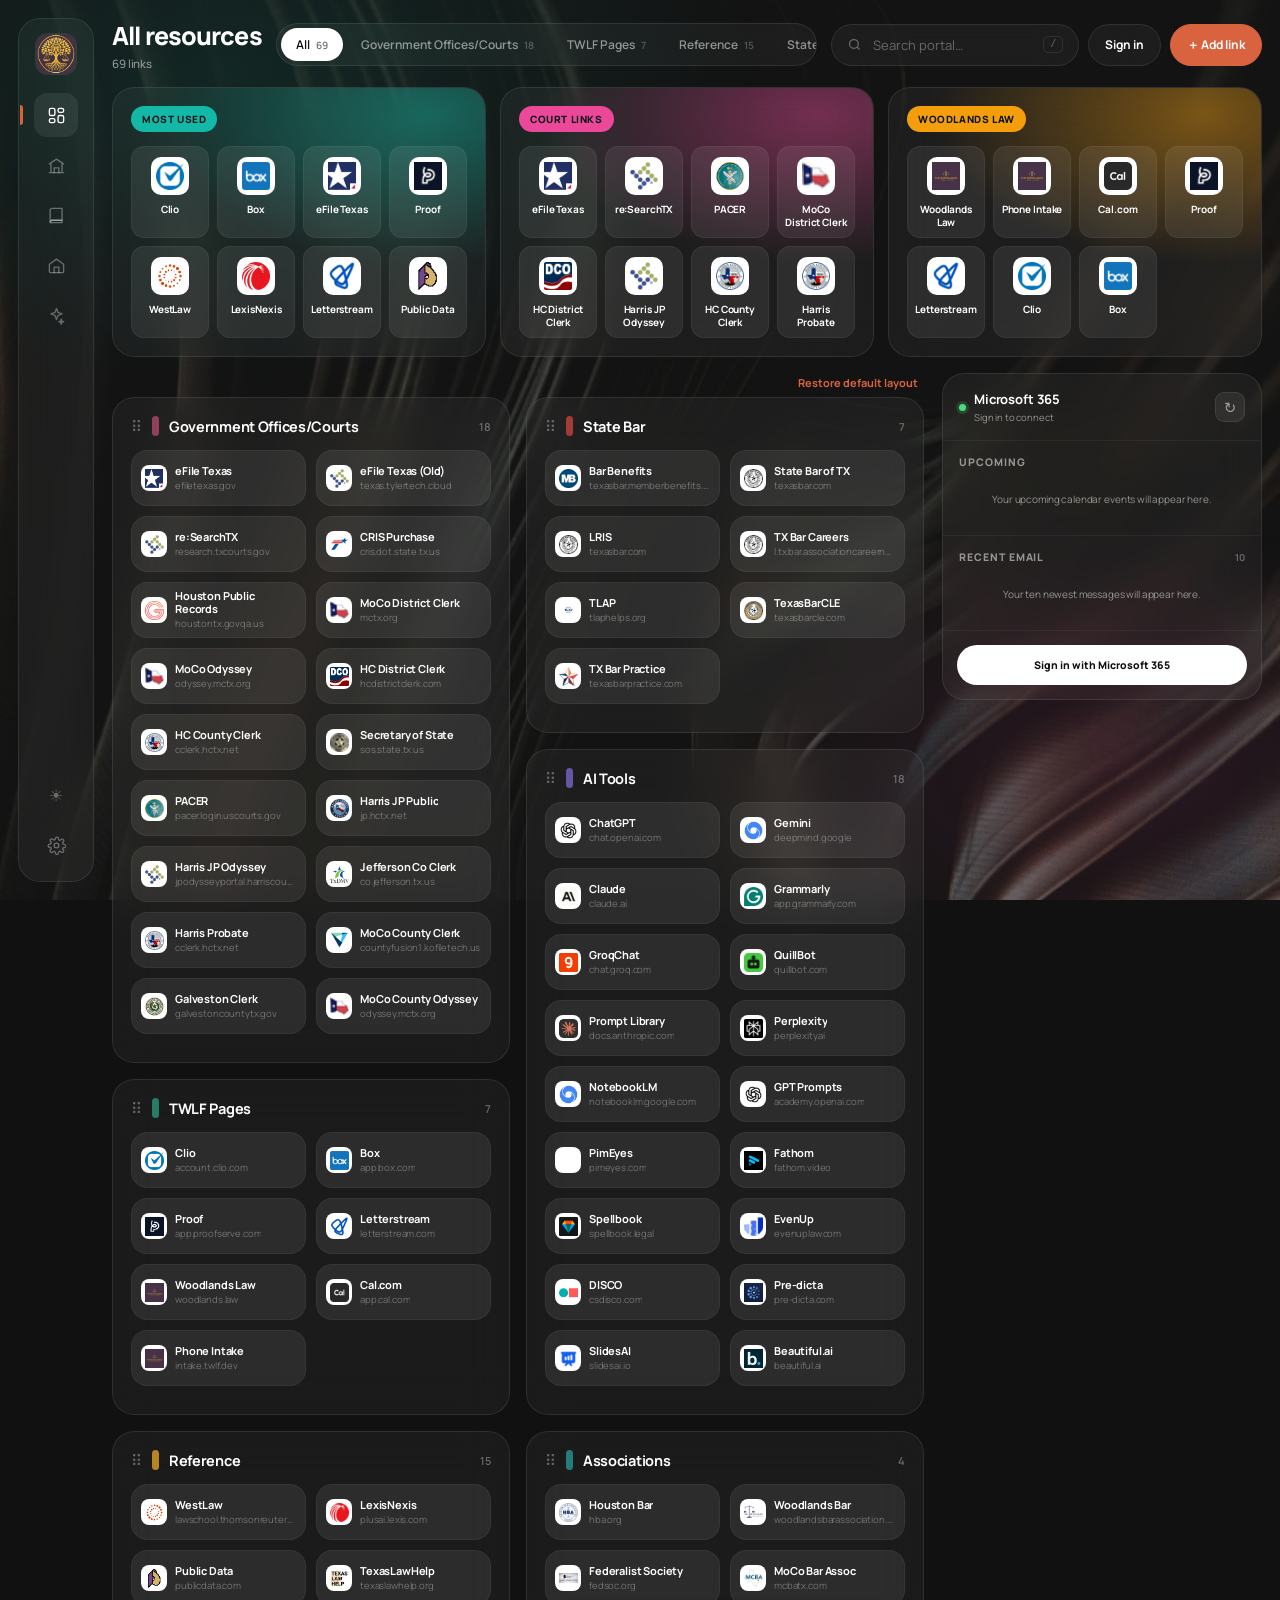
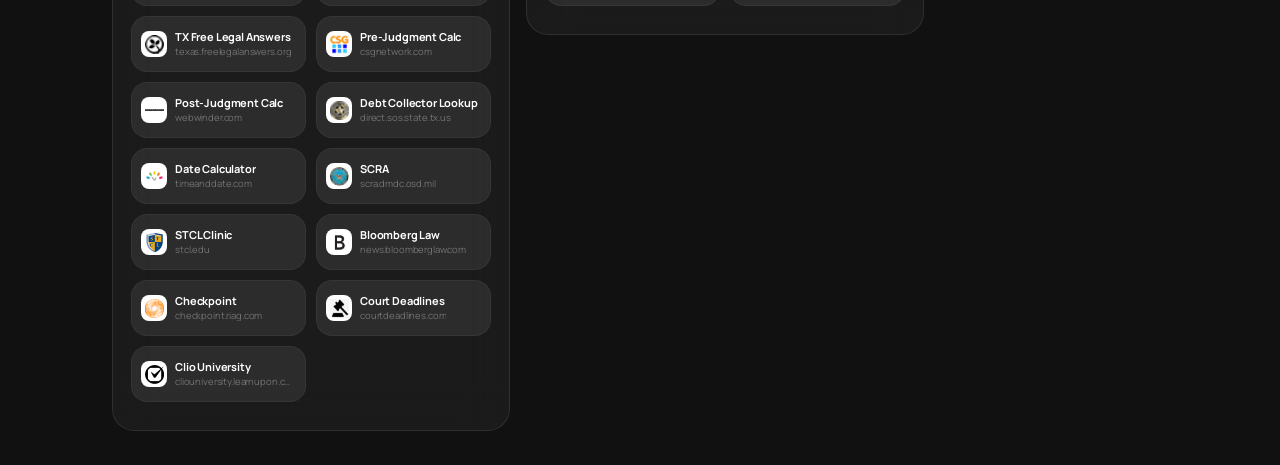
<file: index.html>
<!doctype html>
<html lang="en" data-theme="dark">
<head>
  <meta charset="utf-8">
  <meta name="viewport" content="width=device-width,initial-scale=1">
  <title>TWLF Work Portal</title>
  <meta name="description" content="The Woodlands Law Firm work portal">
  <link rel="icon" href="favicon.ico?v=20261112.2" sizes="16x16 32x32 48x48">
  <link rel="stylesheet" href="styles.css?v=20261112.2">
  <link rel="stylesheet" href="workspace.css?v=20261112.2">
</head>
<body>
  <div class="shell">
    <nav class="rail" aria-label="Portal sections">
      <a class="mark" href="#" title="TWLF Portal" aria-label="TWLF Portal"><img src="assets/mark.png" alt=""></a>
      <button class="rail-btn" data-category="all" aria-current="page" title="Dashboard">
        <svg viewBox="0 0 24 24"><rect x="3" y="3" width="7" height="9" rx="2"/><rect x="14" y="3" width="7" height="5" rx="2"/><rect x="14" y="12" width="7" height="9" rx="2"/><rect x="3" y="16" width="7" height="5" rx="2"/></svg></button>
      <button class="rail-btn" data-category="govt" title="Courts &amp; filing">
        <svg viewBox="0 0 24 24"><path d="M3 21h18M5 21V10m14 11V10M3 10l9-6 9 6"/><path d="M9 21v-6h6v6"/></svg></button>
      <button class="rail-btn" data-category="reference" title="Research">
        <svg viewBox="0 0 24 24"><path d="M4 5.5A2.5 2.5 0 0 1 6.5 3H19v15H6.5A2.5 2.5 0 0 0 4 20.5Z"/><path d="M4 20.5A2.5 2.5 0 0 1 6.5 18H19v3H6.5A2.5 2.5 0 0 1 4 20.5Z"/></svg></button>
      <button class="rail-btn" data-category="twlf" title="Firm sites">
        <svg viewBox="0 0 24 24"><path d="M3 10.5 12 4l9 6.5V20a1 1 0 0 1-1 1H4a1 1 0 0 1-1-1Z"/><path d="M9 21v-7h6v7"/></svg></button>
      <button class="rail-btn" data-category="ai" title="AI tools">
        <svg viewBox="0 0 24 24"><path d="m12 3 1.9 5.1L19 10l-5.1 1.9L12 17l-1.9-5.1L5 10l5.1-1.9Z"/><path d="M18 16.5 18.8 19 21 19.8 18.8 20.6 18 23l-.8-2.4L15 19.8l2.2-.8Z"/></svg></button>
      <div class="rail-gap"></div>
      <button class="rail-btn" id="theme" aria-label="Switch colour theme" title="Switch theme"><span id="themeIcon">☾</span></button>
      <button class="rail-btn" id="settings" aria-label="Open settings" title="Settings">
        <svg viewBox="0 0 24 24"><circle cx="12" cy="12" r="3"/><path d="M19.9 15.1a1.7 1.7 0 0 0 .3 1.9l.1.1a2 2 0 1 1-2.8 2.8l-.1-.1a1.7 1.7 0 0 0-2.9 1.2v.2a2 2 0 1 1-4 0v-.1a1.7 1.7 0 0 0-2.9-1.2l-.1.1a2 2 0 1 1-2.8-2.8l.1-.1a1.7 1.7 0 0 0-1.2-2.9H3.5a2 2 0 1 1 0-4h.2a1.7 1.7 0 0 0 1.2-2.9l-.1-.1a2 2 0 1 1 2.8-2.8l.1.1a1.7 1.7 0 0 0 2.9-1.2V3.5a2 2 0 1 1 4 0v.2a1.7 1.7 0 0 0 2.9 1.2l.1-.1a2 2 0 1 1 2.8 2.8l-.1.1a1.7 1.7 0 0 0 1.2 2.9h.2a2 2 0 1 1 0 4h-.2a1.7 1.7 0 0 0-1.6 1.1Z"/></svg></button>
    </nav>

    <main class="main">
      <div class="top">
        <div class="page-head"><h1 id="pageTitle">All resources</h1><small id="pageCount"></small></div>
        <nav class="segmented" id="categoryNav" aria-label="Portal categories"></nav>
        <div class="top-right">
          <label class="search"><svg viewBox="0 0 24 24" aria-hidden="true"><circle cx="11" cy="11" r="7"/><path d="m20 20-3.5-3.5"/></svg><input id="search" placeholder="Search portal…" autocomplete="off"><kbd>/</kbd></label>
          <button class="chip" id="account">Sign in</button>
          <button class="chip solid" data-add>＋ Add link</button>
        </div>
      </div>

      <div id="notice"></div>
      <div class="hero" id="hero"></div>

      <div class="board">
        <div class="board-main">
          <div class="board-head"><button class="text-button" id="reset" hidden>Restore default layout</button></div>
          <div id="content"></div>
          <div class="empty" id="empty" hidden><h2>No links found</h2><p>Try another search, or add a new destination.</p><button class="chip solid" data-add>Add link</button></div>
        </div>

        <aside class="activity-sidebar" aria-label="Microsoft 365 activity">
          <div class="activity-head"><div><span class="live-dot"></span><strong>Microsoft 365</strong><small id="activityUpdated">Sign in to connect</small></div><button id="activityRefresh" aria-label="Refresh calendar and email" title="Refresh">↻</button></div>
          <section class="activity-section"><header><h2>Upcoming</h2><span id="calendarCount"></span></header><div id="calendarList" class="activity-list"><div class="activity-empty">Your upcoming calendar events will appear here.</div></div></section>
          <section class="activity-section"><header><h2>Recent email</h2><span>10</span></header><div id="mailList" class="activity-list"><div class="activity-empty">Your ten newest messages will appear here.</div></div></section>
          <button class="activity-signin" id="activitySignIn">Sign in with Microsoft 365</button>
        </aside>
      </div>
    </main>
  </div>

  <div class="modal-backdrop" id="backdrop" hidden>
    <section class="modal" role="dialog" aria-modal="true" aria-labelledby="modalTitle">
      <button class="close" id="close" aria-label="Close">×</button>
      <h2 id="modalTitle">Add a portal link</h2><p id="modalIntro">Add a destination to the TWLF portal.</p>
      <p class="shared-note" id="sharedNote" hidden>This is a firm-wide link, so its name, address and category are the same for everyone. Card size, hero card and Most Used are yours alone until you sign in.</p>
      <form id="form">
        <label>NAME<input name="name" placeholder="e.g. Benefits Portal" required maxlength="60"></label>
        <label>WEB ADDRESS<input name="url" placeholder="https://portal.example.com" required inputmode="url"></label>
        <label>CUSTOM LOGO ADDRESS <span class="optional">OPTIONAL</span><input name="logo" placeholder="https://example.com/logo.png" inputmode="url"></label>
        <label>DESCRIPTION <span class="optional">OPTIONAL</span><textarea name="description" placeholder="What this resource is used for" maxlength="160"></textarea></label>
        <label>CATEGORY<select name="category" id="categorySelect"></select></label>
        <label>CARD SIZE<select name="size"><option value="standard">Medium</option><option value="large">Large</option><option value="small">Small</option></select></label>
        <fieldset class="hero-pick" id="mostUsedSizeLabel"><legend>WHERE THIS LINK SHOWS UP</legend>
          <label><input type="radio" name="heroGroup" value="" checked> <span>No hero card</span></label>
          <label><input type="radio" name="heroGroup" value="court"> <span data-hero-label="court">Court Links</span></label>
          <label><input type="radio" name="heroGroup" value="woodlands"> <span data-hero-label="woodlands">Woodlands Law</span></label>
          <label class="hero-block"><input type="checkbox" name="noMostUsed"> <span>Never show in <b data-hero-label="most-used">Most Used</b>, however often it is opened</span></label>
        </fieldset>
        <div class="form-actions"><button type="button" id="cancel">Cancel</button><button class="save" id="saveLink">Add link</button></div>
      </form>
    </section>
  </div>

  <div class="modal-backdrop" id="settingsBackdrop" hidden>
    <section class="modal settings-modal" role="dialog" aria-modal="true" aria-labelledby="settingsTitle">
      <button class="close" id="settingsClose" aria-label="Close">×</button>
      <h2 id="settingsTitle">Portal settings</h2><p>Adjust how much fits across your workspace.</p>
      <label class="range-label">DISPLAY COLUMNS <output id="columnCount">2</output><input id="columns" type="range" min="1" max="4" step="1" value="2"></label>
      <div class="catalog-panel"><strong>Shared catalog</strong><p id="catalogStatus">Loading…</p><button type="button" class="account-button" id="seedCatalog" hidden>Load firm catalog into SharePoint</button><button type="button" class="account-button" id="publishDescriptions" hidden>Add missing link descriptions</button></div>
      <div class="hero-settings"><strong>Hero cards</strong>
        <p class="hero-hint">Name, colour, tint and tile size for each card across the top.</p>
        <div id="heroSettings"></div>
        <button type="button" class="account-button" id="publishHero" hidden>Publish hero cards to the firm</button>
      </div>
      <div class="module-list"><strong>Modules</strong><label class="check-label"><input type="checkbox" data-module="microsoft365" checked> MICROSOFT 365 ACTIVITY</label></div>
      <form id="categoryForm" class="category-form"><strong>Add a category</strong><div><input name="name" placeholder="Category name" required maxlength="40"><input name="color" type="color" value="#287b67" aria-label="Category color"><button class="save">Add</button></div></form>
      <div class="account-panel"><div><strong id="accountName">Your portal</strong><p id="accountStatus">Not signed in</p></div><button class="account-button" id="settingsAccount">Sign in</button></div>
      <p class="sync-note">Sign in with your woodlands.law Microsoft 365 account to carry your layout between devices.</p>
    </section>
  </div>

  <script src="https://alcdn.msauth.net/browser/2.35.0/js/msal-browser.min.js" defer></script>
  <script src="auth.js?v=20261112.2" defer></script>
  <script src="settings.js?v=20261112.2" defer></script>
  <script src="catalog.js?v=20261112.2" defer></script>
  <script src="app.js?v=20261112.2" defer></script>
  <script src="modules.js?v=20261112.2" defer></script>
</body>
</html>
</file>
<file: styles.css>
@font-face{font-family:Manrope;src:url('assets/manrope.woff2') format('woff2');font-weight:400 800;font-display:swap}
*{box-sizing:border-box}

html{
  --field:#1b2029;
  --ground:#111111;
  --glass:rgba(255,255,255,.045);
  --glass-strong:rgba(255,255,255,.075);
  --glass-hover:rgba(255,255,255,.14);
  --edge:rgba(255,255,255,.09);
  --edge-soft:rgba(255,255,255,.05);
  --ink:#ffffff;
  --muted:rgba(255,255,255,.52);
  --faint:rgba(255,255,255,.34);
  --teal:#14b8a6;--green:#4ade80;--pink:#ec4899;--amber:#f59e0b;--violet:#8b7cf6;--brand:#d9623f;
  --r-lg:22px;--r-md:16px;--r-sm:11px;
  --blur:blur(22px) saturate(1.35);
  --backdrop-opacity:.42;--backdrop-blend:normal;
  --logo-plate:#ffffff;
  color-scheme:dark;
}
html[data-theme=light]{
  --field:#ffffff;
  --ground:#eceae4;
  --glass:rgba(255,255,255,.72);
  --glass-strong:rgba(255,255,255,.86);
  --glass-hover:#ffffff;
  --edge:rgba(20,25,32,.10);
  --edge-soft:rgba(20,25,32,.06);
  --ink:#141b22;
  --muted:rgba(20,27,34,.58);
  --faint:rgba(20,27,34,.40);
  --backdrop-opacity:.10;--backdrop-blend:luminosity;
  color-scheme:light;
}

body{
  margin:0;min-height:100vh;background:var(--ground);color:var(--ink);
  font-family:Manrope,system-ui,-apple-system,'Segoe UI',sans-serif;
  font-size:14px;letter-spacing:-.01em;overflow-x:hidden;
}
/* The Unsplash plate sits behind everything; the glass panels blur it. */
body::before{
  content:"";position:fixed;inset:0;z-index:0;pointer-events:none;
  background:url('assets/backdrop.jpg') center/cover no-repeat;
  opacity:var(--backdrop-opacity);mix-blend-mode:var(--backdrop-blend);
}
body::after{
  content:"";position:fixed;inset:0;z-index:0;pointer-events:none;
  background:
    radial-gradient(60% 50% at 18% 8%, rgba(20,184,166,.12), transparent 70%),
    radial-gradient(45% 40% at 88% 85%, rgba(236,72,153,.10), transparent 70%);
}
button,input,select,textarea{font:inherit}
button{cursor:pointer}

.shell{position:relative;z-index:1;display:grid;grid-template-columns:76px minmax(0,1fr);gap:18px;padding:18px;min-height:100vh}
.main{min-width:0}

/* ---------------- rail ---------------- */
.rail{
  position:sticky;top:18px;height:calc(100vh - 36px);
  background:var(--glass);border:1px solid var(--edge);border-radius:var(--r-lg);
  backdrop-filter:var(--blur);-webkit-backdrop-filter:var(--blur);
  display:flex;flex-direction:column;align-items:center;gap:6px;padding:14px 0;
}
.mark{
  width:42px;height:42px;border-radius:12px;overflow:hidden;flex:0 0 auto;
  display:block;margin-bottom:12px;border:1px solid var(--edge);
}
.mark img{width:100%;height:100%;object-fit:cover;display:block}
.rail-btn{
  width:44px;height:44px;border:0;border-radius:13px;background:transparent;color:var(--faint);
  display:grid;place-items:center;transition:.16s;position:relative;flex:0 0 auto;font-size:16px;
}
.rail-btn:hover{background:var(--glass-strong);color:var(--ink)}
.rail-btn[aria-current=page]{background:var(--glass-strong);color:var(--ink)}
.rail-btn[aria-current=page]::before{content:"";position:absolute;left:-14px;top:12px;bottom:12px;width:3px;border-radius:0 3px 3px 0;background:var(--brand)}
.rail-btn svg{width:19px;height:19px;stroke:currentColor;fill:none;stroke-width:1.7;stroke-linecap:round;stroke-linejoin:round}
.rail-gap{margin-top:auto}

/* ---------------- header ---------------- */
.top{display:flex;align-items:center;gap:14px;margin-bottom:16px;flex-wrap:wrap}
.top .segmented{flex:1 1 220px;min-width:0}
.top-right{flex:0 0 auto}
.page-head{min-width:0}
.top h1{margin:0;font-size:25px;font-weight:800;letter-spacing:-.035em;white-space:nowrap}
.page-head small{display:block;font-size:11.5px;font-weight:500;color:var(--muted);letter-spacing:-.01em;margin-top:3px}
.segmented{
  display:flex;gap:3px;padding:4px;background:var(--glass);border:1px solid var(--edge);
  border-radius:999px;backdrop-filter:var(--blur);-webkit-backdrop-filter:var(--blur);
  overflow-x:auto;max-width:100%;scrollbar-width:none;
}
.segmented::-webkit-scrollbar{display:none}
.segmented button{
  border:0;background:transparent;color:var(--muted);font-size:12px;font-weight:600;
  padding:8px 15px;border-radius:999px;white-space:nowrap;transition:.16s;
}
.segmented button:hover{color:var(--ink)}
.segmented button.active{background:var(--ink);color:var(--ground)}
.segmented button span{margin-left:6px;opacity:.5;font-size:10px}
.segmented button.active span{opacity:.6}
.top-right{margin-left:auto;display:flex;align-items:center;gap:9px}
.search{
  display:flex;align-items:center;gap:9px;height:42px;padding:0 15px;min-width:210px;
  background:var(--glass);border:1px solid var(--edge);border-radius:999px;
  backdrop-filter:var(--blur);-webkit-backdrop-filter:var(--blur);
}
.search svg{width:15px;height:15px;stroke:var(--faint);fill:none;stroke-width:2;flex:0 0 auto}
.search input{flex:1;min-width:0;border:0;outline:0;background:transparent;color:var(--ink);font-size:13px}
.search input::placeholder{color:var(--faint)}
.search kbd{color:var(--faint);font-size:10px;border:1px solid var(--edge);border-radius:5px;padding:2px 6px}
.chip{
  height:42px;padding:0 16px;display:inline-flex;align-items:center;gap:8px;white-space:nowrap;
  background:var(--glass);border:1px solid var(--edge);border-radius:999px;color:var(--ink);
  font-size:12px;font-weight:700;backdrop-filter:var(--blur);-webkit-backdrop-filter:var(--blur);transition:.16s;
}
.chip:hover{background:var(--glass-strong)}
.chip.solid{background:var(--brand);border-color:var(--brand);color:#fff}
.chip.solid:hover{filter:brightness(1.08)}
.account-button{
  height:38px;padding:0 14px;background:var(--glass-strong);border:1px solid var(--edge);
  border-radius:999px;color:var(--ink);font-size:11px;font-weight:800;
}
.account-button[title]{max-width:170px;overflow:hidden;text-overflow:ellipsis;white-space:nowrap}
.text-button{border:0;background:transparent;color:var(--brand);font-size:11px;font-weight:700}

/* ---------------- notices ---------------- */
#notice:empty{display:none}
.notice{
  background:color-mix(in srgb,var(--green) 16%,transparent);color:var(--ink);
  border:1px solid color-mix(in srgb,var(--green) 34%,transparent);
  border-radius:var(--r-md);padding:11px 15px;margin-bottom:14px;font-size:12px;
  display:flex;justify-content:space-between;gap:12px;align-items:center;
}
.notice button{border:0;background:transparent;color:inherit;font-size:16px;line-height:1}
.notice.auth-error{background:color-mix(in srgb,#f0506a 15%,transparent);border-color:color-mix(in srgb,#f0506a 38%,transparent)}

/* ---------------- empty state ---------------- */
.empty{text-align:center;padding:64px 20px;color:var(--muted)}
.empty h2{color:var(--ink);margin:8px 0;font-size:18px;letter-spacing:-.02em}
.empty p{margin:0 0 18px;font-size:13px}

/* ---------------- modals ---------------- */
.modal-backdrop{position:fixed;inset:0;z-index:30;background:rgba(6,10,14,.72);display:grid;align-items:safe center;justify-items:center;padding:20px;overflow-y:auto;backdrop-filter:blur(6px)}
.modal-backdrop[hidden]{display:none}
.modal{
  width:min(540px,100%);max-height:calc(100vh - 40px);overflow-y:auto;position:relative;
  background:var(--glass-strong);border:1px solid var(--edge);border-radius:var(--r-lg);padding:28px;
  backdrop-filter:var(--blur);-webkit-backdrop-filter:var(--blur);box-shadow:0 30px 80px rgba(0,0,0,.45);
}
html[data-theme=light] .modal{background:rgba(255,255,255,.96)}
.modal h2{margin:0 0 5px;font-size:21px;font-weight:800;letter-spacing:-.03em}
.modal>p{margin:0 0 22px;color:var(--muted);font-size:12px}
.close{position:absolute;right:14px;top:11px;border:0;background:transparent;color:var(--muted);font-size:24px;line-height:1}
.close:hover{color:var(--ink)}
.modal label{display:flex;flex-direction:column;gap:6px;margin-bottom:14px;color:var(--muted);font-size:9px;font-weight:800;letter-spacing:.1em}
.modal input,.modal select,.modal textarea{
  border:1px solid var(--edge);border-radius:10px;background:var(--glass);color:var(--ink);
  padding:11px 12px;font-size:12.5px;outline:0;letter-spacing:0;font-weight:500;
}
.modal textarea{min-height:74px;resize:vertical}
.modal input:focus,.modal select:focus,.modal textarea:focus{border-color:var(--brand)}
.optional{font-size:8px;font-weight:600;letter-spacing:0;color:var(--faint);margin-left:5px}
.form-actions{border-top:1px solid var(--edge-soft);padding-top:16px;display:flex;justify-content:flex-end;gap:8px}
.form-actions button{height:40px;padding:0 17px;border-radius:999px;border:1px solid var(--edge);background:var(--glass);color:var(--ink);font-size:12px;font-weight:700}
.form-actions .save,.category-form .save{background:var(--brand);border-color:var(--brand);color:#fff}
.check-label{flex-direction:row!important;align-items:center;gap:9px!important}
.check-label input{width:16px;height:16px;accent-color:var(--brand)}
.range-label{display:grid!important;grid-template-columns:1fr auto;gap:10px!important}
.range-label input{grid-column:1/-1;padding:0;accent-color:var(--brand)}
.range-label output{font-size:16px;color:var(--ink);font-weight:800}
.locked-field{opacity:.5}
.locked-field input,.locked-field select,.locked-field textarea{cursor:not-allowed}
.shared-note{margin:0 0 18px!important;padding:11px 13px;border:1px solid var(--edge);border-radius:12px;background:var(--glass);color:var(--muted);font-size:10.5px!important;line-height:1.5}
.shared-note[hidden]{display:none}

.hero-settings,.catalog-panel,.module-list,.category-form{padding:16px 0;border-top:1px solid var(--edge-soft);margin-top:16px}
.hero-settings>strong,.catalog-panel>strong,.module-list>strong,.category-form>strong{display:block;font-size:12.5px;font-weight:700;margin-bottom:8px}
.catalog-panel p{margin:0 0 11px!important;font-size:10.5px!important;color:var(--muted);line-height:1.5}
.catalog-panel p.catalog-error{color:#f0808f}
#seedCatalog[hidden]{display:none}
.category-form>div{display:grid;grid-template-columns:1fr 46px auto;gap:8px}
.category-form input{min-width:0;border:1px solid var(--edge);border-radius:10px;background:var(--glass);color:var(--ink);padding:10px}
.category-form input[type=color]{padding:3px}
.category-form button{border:0;border-radius:10px;padding:0 15px;font-weight:800;font-size:12px}
.account-panel{display:flex;align-items:center;justify-content:space-between;gap:12px;padding:15px;border:1px solid var(--edge);border-radius:var(--r-md);background:var(--glass);margin-top:16px}
.account-panel strong{font-size:13px}
.account-panel p,.sync-note{margin:3px 0 0!important;font-size:10px!important;color:var(--muted);line-height:1.5}
.sync-note{margin-top:12px!important}

@media(max-width:860px){
  .shell{grid-template-columns:1fr;padding:12px;gap:12px}
  .rail{position:static;height:auto;flex-direction:row;justify-content:flex-start;padding:10px 12px;overflow-x:auto}
  .mark{margin-bottom:0;margin-right:6px}
  .rail-gap{margin-top:0;margin-left:auto}
  .rail-btn[aria-current=page]::before{left:12px;right:12px;top:auto;bottom:-10px;width:auto;height:3px;border-radius:3px 3px 0 0}
  .top h1{font-size:21px}
  .top-right{width:100%;margin-left:0}
  .search{flex:1;min-width:0}
}

/* Hero card controls in settings: one row per card. */
.hero-hint{margin:-4px 0 11px!important;font-size:10px!important;color:var(--muted);line-height:1.5}
.hero-row{display:grid;grid-template-columns:1fr 34px 34px 84px;gap:7px;align-items:center;margin-bottom:9px}
.hero-row input,.hero-row select{border:1px solid var(--edge);border-radius:9px;background:var(--glass);color:var(--ink);padding:8px 9px;font-size:11.5px;letter-spacing:0;font-weight:600;min-width:0}
.hero-row input[type=color]{padding:3px;height:34px}
.hero-opacity{grid-column:1/-1;display:grid!important;grid-template-columns:auto 1fr;gap:4px 8px!important;align-items:center;margin:0 0 4px!important;font-size:8.5px!important;color:var(--faint)}
.hero-opacity output{justify-self:end;font-size:9.5px;color:var(--muted);font-weight:800}
.hero-opacity input[type=range]{grid-column:1/-1;padding:0;border:0;background:transparent;accent-color:var(--brand)}

/* Hero membership picker in the link editor. */
.hero-pick{border:1px solid var(--edge);border-radius:12px;padding:11px 13px 9px;margin:0 0 14px;background:var(--glass)}
.hero-pick legend{padding:0 5px;color:var(--muted);font-size:9px;font-weight:800;letter-spacing:.1em}
.hero-pick label{flex-direction:row!important;align-items:center;gap:9px!important;margin:0 0 6px!important;
  color:var(--ink);font-size:12px;font-weight:600;letter-spacing:0}
.hero-pick input[type=radio]{width:15px;height:15px;accent-color:var(--brand);flex:0 0 auto}
.hero-pick label:last-child{margin-bottom:0!important}
/* The Most Used bar is a different kind of choice from the card radios, so it
 * sits under a rule rather than reading as a fourth card. */
.hero-pick .hero-block{margin:10px 0 0!important;padding-top:10px;border-top:1px solid var(--edge-soft);
  align-items:flex-start;font-size:11px;color:var(--muted);line-height:1.45}
.hero-pick .hero-block input[type=checkbox]{width:15px;height:15px;accent-color:var(--brand);flex:0 0 auto;margin-top:1px}
.hero-pick .hero-block b{color:var(--ink);font-weight:700}
#publishHero[hidden]{display:none}
#publishHero{margin-top:4px}
#publishDescriptions[hidden]{display:none}
#publishDescriptions{margin-top:6px}
.catalog-panel .account-button+.account-button{margin-left:0}

/* Native dropdowns need a solid, opaque surface: the popup list inherits the
   select's background, and glass left white options on a white list. */
select{color-scheme:inherit}
.modal select,.hero-row select{background:var(--field);color:var(--ink)}
.modal select option,.hero-row select option{background:var(--field);color:var(--ink)}
.modal select optgroup,.hero-row select optgroup{background:var(--field);color:var(--ink)}
</file>
<file: workspace.css>
/* Components rendered by app.js and modules.js, in the glass system. */

/* ---------------- hero ---------------- */
.hero{display:grid;grid-template-columns:repeat(auto-fit,minmax(300px,1fr));gap:14px;margin-bottom:16px}
.hero:empty{display:none}
.feature{
  position:relative;overflow:hidden;border-radius:var(--r-lg);padding:18px;
  border:1px solid var(--edge);background:var(--glass);
  backdrop-filter:var(--blur);-webkit-backdrop-filter:var(--blur);
}
.feature::before{
  content:"";position:absolute;inset:0;z-index:0;
  background:radial-gradient(120% 90% at 85% 10%, color-mix(in srgb,var(--accent) var(--wash,42%),transparent), transparent 62%);
}
.feature>*{position:relative;z-index:1}
.feature .badge{
  display:inline-block;font-size:10px;font-weight:800;letter-spacing:.06em;text-transform:uppercase;
  padding:6px 11px;border-radius:999px;color:var(--badge-ink,#08131a);background:var(--accent);
}
.feature-links{display:grid;grid-template-columns:repeat(var(--hero-cols,4),1fr);gap:8px;margin-top:14px}
.mini{
  position:relative;border-radius:13px;padding:10px 6px 9px;min-width:0;
  display:flex;flex-direction:column;align-items:center;gap:8px;
  background:var(--glass-strong);border:1px solid var(--edge-soft);
  text-decoration:none;color:var(--ink);transition:transform .15s, background .15s, border-color .15s;
}
.mini:hover{background:var(--glass-hover);border-color:color-mix(in srgb,var(--accent) 60%,transparent);transform:translateY(-2px)}
/* A light plate behind the mark only — many of these logos are dark or
   transparent and vanish against the glass. Sized to the icon, never the title. */
.mini-plate{
  width:var(--mini-logo,38px);height:var(--mini-logo,38px);flex:0 0 auto;
  border-radius:10px;background:var(--logo-plate,#fff);display:grid;place-items:center;overflow:hidden;
}
.mini-plate img{width:76%;height:76%;object-fit:contain}

.mini span:not(.mini-plate){
  font-size:10px;font-weight:700;letter-spacing:-.012em;text-align:center;line-height:1.25;width:100%;overflow-wrap:anywhere;
  /* Two lines keeps every tile the same height however long the name is. */
  display:-webkit-box;-webkit-line-clamp:2;-webkit-box-orient:vertical;overflow:hidden;min-height:calc(2 * 1.25em);
}
.feature .empty-note{font-size:11px;color:var(--faint);margin:14px 0 2px;line-height:1.5}

/* ---------------- board ---------------- */
.board{display:grid;grid-template-columns:minmax(0,1fr) 320px;gap:18px;align-items:start}
.board-main{min-width:0}
.board-head{display:flex;justify-content:flex-end;min-height:18px;margin-bottom:6px}
#reset[hidden]{display:none}
@media(max-width:1180px){.board{grid-template-columns:minmax(0,1fr)}}

#content.dashboard-grid{column-count:var(--display-columns,2);column-gap:16px}
#content.dashboard-grid .category-panel{display:inline-block;width:100%;margin:0 0 16px;break-inside:avoid}
#content.single-category .category-panel{margin:0}
@media(max-width:1180px){#content.dashboard-grid{column-count:1}}

.category-panel{
  background:var(--glass);border:1px solid var(--edge);border-radius:var(--r-lg);padding:18px;
  backdrop-filter:var(--blur);-webkit-backdrop-filter:var(--blur);
  transition:opacity .15s, box-shadow .15s;
}
.category-panel>header{display:flex;align-items:center;gap:10px;margin-bottom:14px}
.category-panel>header[draggable=true]{cursor:grab}
.category-panel>header[draggable=true]:active{cursor:grabbing}
.category-panel.dragging{opacity:.35}
.category-panel.drag-target{box-shadow:0 0 0 2px var(--category),0 18px 40px rgba(0,0,0,.3)}
.category-panel h2{margin:0;font-size:14.5px;font-weight:700;letter-spacing:-.02em}
.category-panel header small{margin-left:auto;color:var(--faint);font-size:11px;font-weight:600}
.category-dot{width:7px;height:20px;border-radius:4px;background:var(--category)}
.drag-handle{color:var(--faint);font-size:15px;line-height:1;user-select:none}
#content.single-category .drag-handle{display:none}
.pinned-panel{column-break-before:avoid}

/* ---------------- link cards ---------------- */
.link-grid{display:grid;grid-template-columns:repeat(auto-fill,minmax(min(100%,var(--card-min,122px)),1fr));grid-auto-flow:dense;grid-auto-rows:.5px;column-gap:10px;row-gap:0;align-items:start}
#content.single-category .link-grid{--card-min:122px}
.link-card{
  position:relative;min-width:0;height:56px;grid-row:span 132;margin-bottom:10px;align-self:start;
  background:var(--glass-strong);border:1px solid var(--edge-soft);border-radius:var(--r-md);
  opacity:0;animation:rise .28s ease forwards;animation-delay:var(--delay);
  transition:transform .15s, border-color .15s, background .15s;
}
.link-card:hover{background:var(--glass-hover);border-color:color-mix(in srgb,var(--accent) 55%,transparent);transform:translateY(-2px)}
.link-card>a{height:100%;padding:7px 9px;display:flex;align-items:center;gap:8px;color:var(--ink);text-decoration:none;overflow:hidden}
.logo{width:26px;height:26px;border-radius:8px;background:var(--logo-plate,#fff);display:grid;place-items:center;flex:0 0 auto;position:relative;overflow:hidden}
.logo img{width:19px;height:19px;object-fit:contain;position:relative;z-index:1}
.fallback{position:absolute;inset:0;display:grid;place-items:center;background:color-mix(in srgb,var(--accent) 16%,#fff);color:var(--accent);font-size:9px;font-weight:900}
.logo.has-logo .fallback{display:none}
.link-copy{min-width:0;display:flex;flex-direction:column;gap:2px;align-self:center}
.link-copy strong{font-size:11px;font-weight:700;letter-spacing:-.015em;line-height:1.18;overflow-wrap:anywhere;display:-webkit-box;-webkit-line-clamp:2;-webkit-box-orient:vertical;overflow:hidden}
.link-copy small{color:var(--faint);font-size:9.5px;line-height:1.2;white-space:nowrap;overflow:hidden;text-overflow:ellipsis}
.description{white-space:normal!important;line-height:1.2;display:-webkit-box;-webkit-line-clamp:1;-webkit-box-orient:vertical}
.open{margin-left:auto;color:var(--faint);font-size:12px}
.most-used-card{overflow:hidden}
.most-used-card::before{content:"";position:absolute;z-index:2;left:-1px;right:-1px;top:-1px;height:3px;background:var(--source-color)}

.link-card.size-large{height:122px;grid-row:span 264}
.link-card.size-large>a{flex-direction:column;align-items:flex-start;gap:10px;padding:14px}
.link-card.size-large .logo{width:46px;height:46px;border-radius:13px}
.link-card.size-large .logo img{width:32px;height:32px}
.link-card.size-large .link-copy{align-self:stretch}
.link-card.size-large .link-copy strong{font-size:13px}
.link-card.size-large .link-copy small{font-size:10.5px}
.link-card.size-large .open{position:absolute;right:14px;bottom:14px;margin:0}
.link-card.size-small{height:40px;grid-row:span 100}
.link-card.size-small>a{padding:6px 10px}
.link-card.size-small .logo{width:22px;height:22px;border-radius:7px}
.link-card.size-small .logo img{width:16px;height:16px}
.link-card.size-small .link-address,.link-card.size-small .description,.link-card.size-small .open{display:none}
.link-card.size-small .link-copy strong{font-size:10px;-webkit-line-clamp:1}

/* Shed the least important line before anything is allowed to clip. */
.link-card{container-type:inline-size;container-name:card}
@container card (max-width:200px){.link-card.size-standard .open{display:none}}
@container card (max-width:250px){.link-card.size-standard .description{display:none}}
@container card (max-width:138px){.link-card.size-standard .link-address{display:none}}
@container card (max-width:155px){.link-card.size-large .description{display:none}}

.remove,.edit,.card-drag{position:absolute;z-index:3;top:5px;width:22px;height:22px;border:0;background:transparent;color:transparent;border-radius:50%;line-height:1;font-size:12px}
.remove{right:5px}.edit{right:29px}.card-drag{right:53px;cursor:grab}
.card-drag:active{cursor:grabbing}
.link-card:hover .remove,.link-card:hover .edit,.link-card:hover .card-drag,
.remove:focus,.edit:focus,.card-drag:focus{color:var(--muted);background:rgba(0,0,0,.35)}
html[data-theme=light] .link-card:hover .remove,html[data-theme=light] .link-card:hover .edit,
html[data-theme=light] .link-card:hover .card-drag{background:rgba(0,0,0,.08)}
.remove:hover{color:#ff7a8a!important}
.edit:hover{color:var(--accent)!important}
.link-card.dragging{opacity:.35}
.link-card.card-drag-target{box-shadow:0 0 0 2px var(--accent)}
@keyframes rise{to{opacity:1}}

/* ---------------- activity sidebar ---------------- */
.activity-sidebar{
  position:sticky;top:18px;background:var(--glass);border:1px solid var(--edge);
  border-radius:var(--r-lg);overflow:hidden;backdrop-filter:var(--blur);-webkit-backdrop-filter:var(--blur);
}
.module-microsoft365-off .activity-sidebar{display:none}
.module-microsoft365-off .board{grid-template-columns:minmax(0,1fr)}
.activity-head{display:flex;align-items:center;justify-content:space-between;padding:16px;border-bottom:1px solid var(--edge-soft)}
.activity-head>div{display:grid;grid-template-columns:auto 1fr;align-items:center;gap:3px 8px}
.activity-head strong{font-size:13px;font-weight:700}
.activity-head small{grid-column:2;color:var(--muted);font-size:9.5px}
.live-dot{width:7px;height:7px;border-radius:50%;background:var(--green);box-shadow:0 0 0 3px color-mix(in srgb,var(--green) 18%,transparent);grid-row:1/3}
.activity-head button{width:30px;height:30px;border:1px solid var(--edge);border-radius:9px;background:var(--glass-strong);color:var(--muted);font-size:15px}
.activity-head button.spinning{animation:spin .8s linear infinite}
.activity-section{padding:14px 16px;border-bottom:1px solid var(--edge-soft)}
.activity-section>header{display:flex;align-items:center;justify-content:space-between;margin-bottom:9px}
.activity-section h2{margin:0;font-size:10.5px;font-weight:800;text-transform:uppercase;letter-spacing:.09em;color:var(--muted)}
.activity-section header span{color:var(--faint);font-size:9.5px;font-weight:700}
.activity-list{display:flex;flex-direction:column;gap:3px;max-height:330px;overflow:auto}
.calendar-item,.mail-item{display:flex;flex-direction:column;gap:3px;padding:9px;border-radius:11px;color:var(--ink);text-decoration:none}
.calendar-item:hover,.mail-item:hover{background:var(--glass-strong)}
.calendar-item strong,.mail-item strong{font-size:11.5px;font-weight:700;line-height:1.25}
.calendar-item small,.event-date,.mail-item time{font-size:9px;color:var(--faint)}
.event-date{color:var(--brand);font-weight:800;text-transform:uppercase;letter-spacing:.05em}
.mail-item>span{display:flex;justify-content:space-between;gap:8px}
.mail-item time{white-space:nowrap}
.mail-item p{margin:0;color:var(--muted);font-size:10px;white-space:nowrap;overflow:hidden;text-overflow:ellipsis}
.mail-item.unread{background:color-mix(in srgb,var(--brand) 12%,transparent)}
.mail-item.unread strong::before{content:"";display:inline-block;width:5px;height:5px;border-radius:50%;background:var(--brand);margin-right:6px;vertical-align:1px}
.activity-empty,.activity-error{padding:14px 8px;color:var(--muted);font-size:10px;line-height:1.5;text-align:center}
.activity-error{color:#f0808f}
.activity-signin{margin:14px;width:calc(100% - 28px);height:40px;border:0;border-radius:999px;background:var(--ink);color:var(--ground);font-size:10.5px;font-weight:800}
.activity-signin[hidden]{display:none}
@keyframes spin{to{transform:rotate(360deg)}}

@media(max-width:1180px){
  .activity-sidebar{position:static;display:grid;grid-template-columns:1fr 1fr}
  .activity-head{grid-column:1/-1}
  .activity-section{border-right:1px solid var(--edge-soft)}
  .activity-signin{grid-column:1/-1}
}
@media(max-width:860px){
  .activity-sidebar{grid-template-columns:1fr}
  .activity-head,.activity-signin{grid-column:1}
  .activity-section{border-right:0}
  .link-grid,#content.single-category .link-grid{--card-min:158px}
}
@media(max-width:520px){
  .link-grid,#content.single-category .link-grid{--card-min:140px}
  .feature-links{grid-template-columns:repeat(3,1fr)}
}

/* ---------------- single-category pages ----------------
   Every card here is the full, descriptive treatment: a large logo, the name,
   the address, and the description beneath. Per-user card sizes deliberately
   do not apply — those are for packing the dashboard, and this view is for
   reading. The masonry spans are switched off since every card is one shape. */
#content.single-category .link-grid{
  --card-min:304px;grid-auto-flow:row;grid-auto-rows:auto;row-gap:10px;column-gap:10px;
}
#content.single-category .link-card,
#content.single-category .link-card.size-small,
#content.single-category .link-card.size-large{
  height:auto;min-height:92px;grid-row:auto;margin-bottom:0;
}
#content.single-category .link-card>a{
  flex-direction:row;align-items:flex-start;gap:13px;padding:14px;height:auto;
}
#content.single-category .logo,
#content.single-category .link-card.size-small .logo,
#content.single-category .link-card.size-large .logo{width:52px;height:52px;border-radius:14px}
#content.single-category .logo img,
#content.single-category .link-card.size-small .logo img,
#content.single-category .link-card.size-large .logo img{width:36px;height:36px}
#content.single-category .fallback{font-size:14px}
#content.single-category .link-copy{align-self:stretch;gap:2px;flex:1}
#content.single-category .link-copy strong,
#content.single-category .link-card.size-small .link-copy strong,
#content.single-category .link-card.size-large .link-copy strong{font-size:14px;-webkit-line-clamp:2}
/* These beat both the size-small blanket rule and the narrow-card container
   queries, which exist to shed content the dashboard has no room for. */
#content.single-category .link-card .link-address{
  display:block;font-size:10.5px;color:var(--faint);
  white-space:nowrap;overflow:hidden;text-overflow:ellipsis;
}
#content.single-category .link-card .description{
  display:-webkit-box;-webkit-line-clamp:2;-webkit-box-orient:vertical;overflow:hidden;
  margin-top:4px;font-size:11px;line-height:1.4;color:var(--muted);
}
#content.single-category .link-card .open{align-self:flex-start;margin-left:0;font-size:12px}
@media(max-width:620px){#content.single-category .link-grid{--card-min:100%}}
</file>
